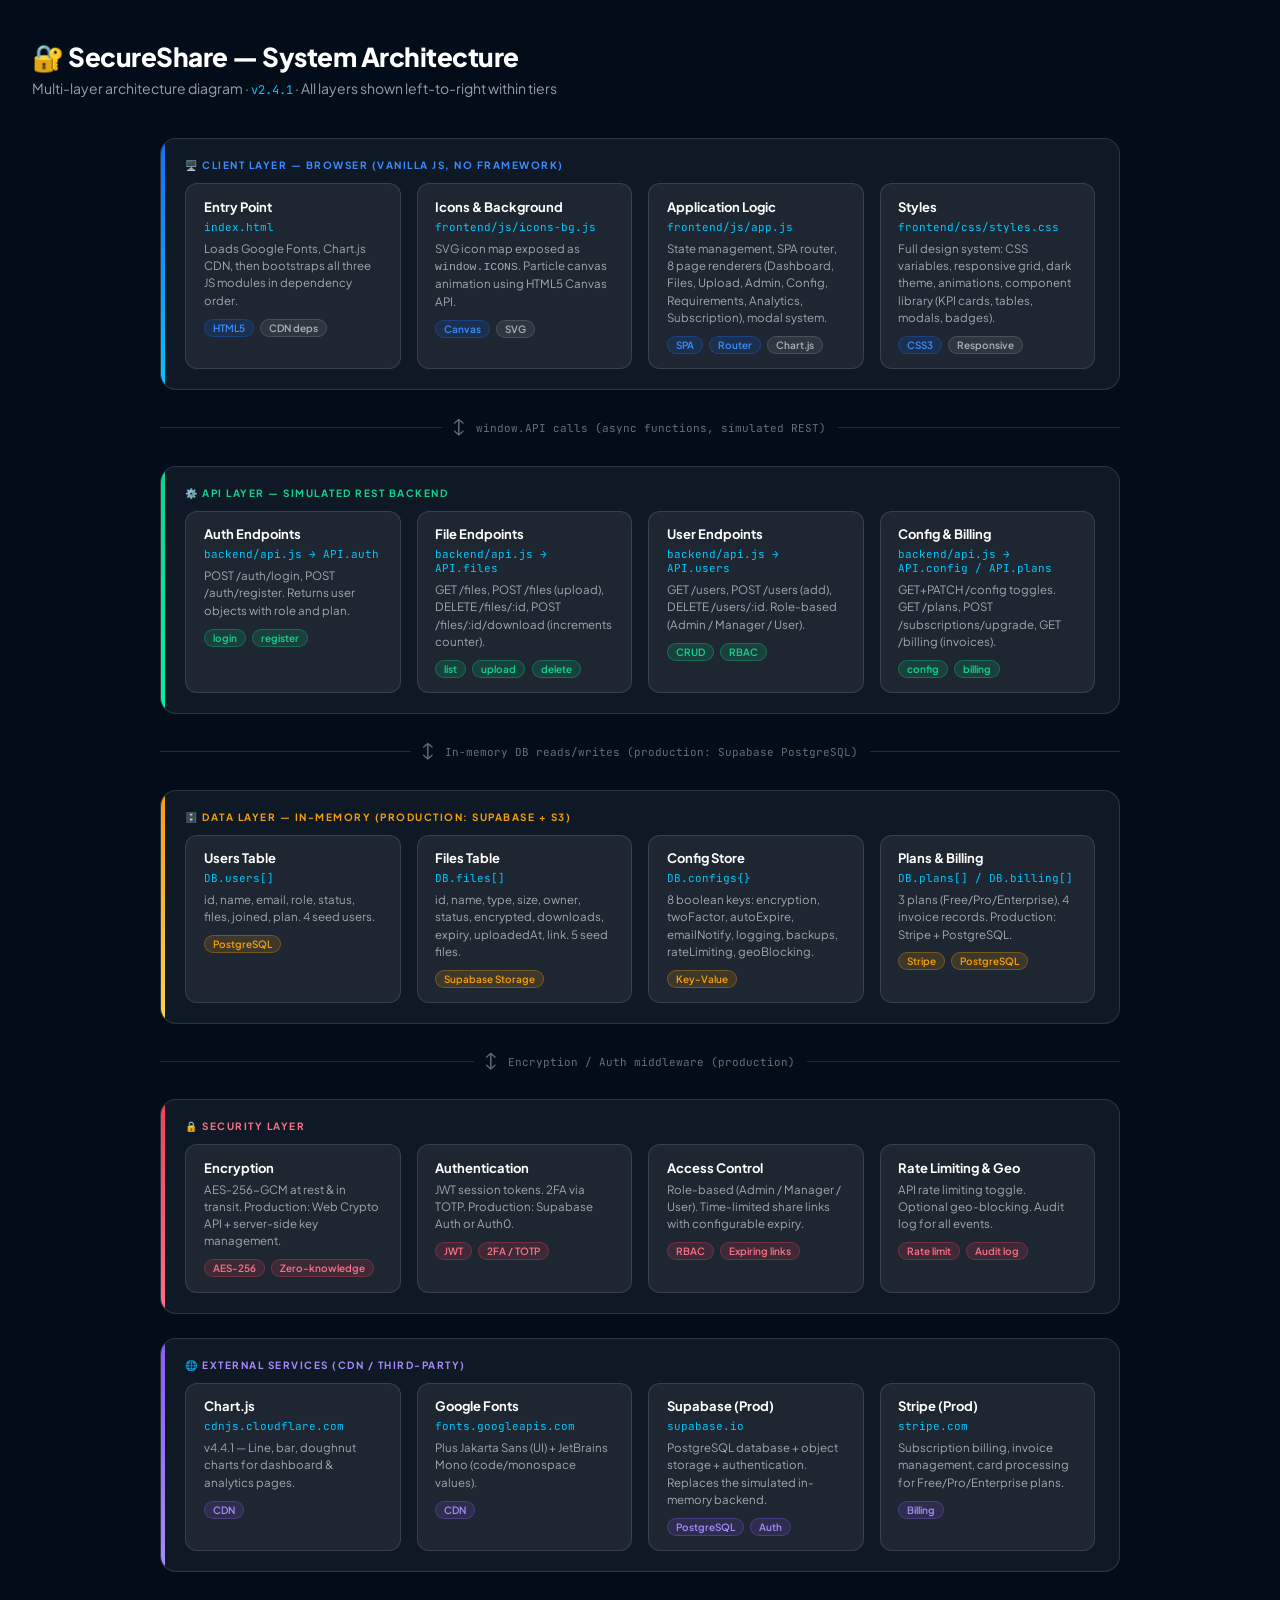
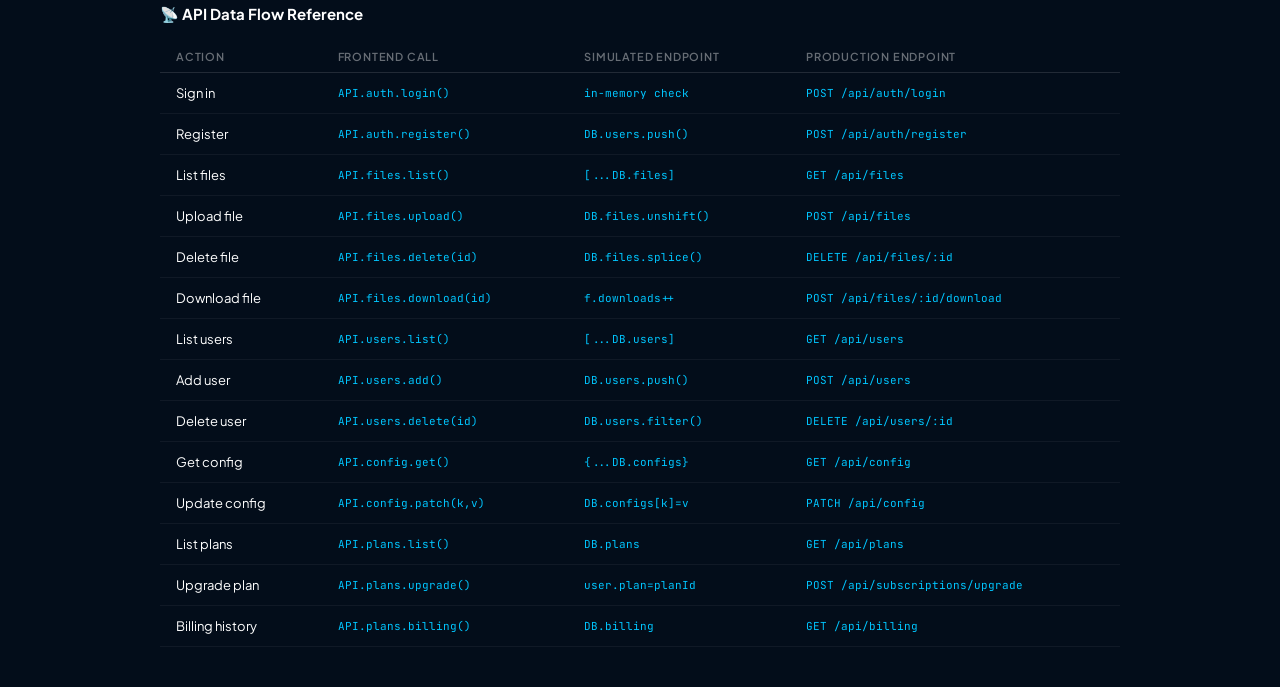
<file: architecture.html>
<!DOCTYPE html>
<html lang="en">
<head>
  <meta charset="UTF-8"/>
  <meta name="viewport" content="width=device-width,initial-scale=1"/>
  <title>SecureShare — System Architecture</title>
  <link href="https://fonts.googleapis.com/css2?family=Plus+Jakarta+Sans:wght@400;600;700;800&family=JetBrains+Mono:wght@400;500&display=swap" rel="stylesheet"/>
  <style>
    *, *::before, *::after { box-sizing: border-box; margin: 0; padding: 0; }
    :root {
      --bg:     #030d1a;
      --blue:   #1a6cf6;
      --cyan:   #00c6ff;
      --green:  #10d48e;
      --yellow: #f59e0b;
      --red:    #f43f5e;
      --white:  #fff;
      --w60:    rgba(255,255,255,.6);
      --w40:    rgba(255,255,255,.4);
      --w10:    rgba(255,255,255,.1);
      --w05:    rgba(255,255,255,.05);
      --border: rgba(255,255,255,.12);
      --font:   'Plus Jakarta Sans', sans-serif;
      --mono:   'JetBrains Mono', monospace;
    }
    body { font-family: var(--font); background: var(--bg); color: var(--white); min-height: 100vh; padding: 2.5rem 2rem; }

    h1 { font-size: 26px; font-weight: 800; letter-spacing: -.5px; margin-bottom: .4rem; }
    .sub { font-size: 14px; color: var(--w60); margin-bottom: 2.5rem; }
    .sub em { color: var(--cyan); font-style: normal; font-family: var(--mono); font-size: 12px; }

    /* ── Layer grid ── */
    .arch { display: flex; flex-direction: column; gap: 1.5rem; max-width: 960px; margin: 0 auto; }

    .layer {
      background: var(--w05); border: 1px solid var(--border);
      border-radius: 16px; padding: 1.25rem 1.5rem;
      position: relative; overflow: hidden;
    }
    .layer::before {
      content: ''; position: absolute; left: 0; top: 0; bottom: 0; width: 4px;
      border-radius: 16px 0 0 16px;
    }
    .layer.client::before   { background: linear-gradient(#1a6cf6,#00c6ff); }
    .layer.backend::before  { background: linear-gradient(#10d48e,#05f0a3); }
    .layer.storage::before  { background: linear-gradient(#f59e0b,#fcd34d); }
    .layer.security::before { background: linear-gradient(#f43f5e,#fb7185); }
    .layer.external::before { background: linear-gradient(#8b5cf6,#a78bfa); }

    .layer-label {
      font-size: 10px; font-weight: 700; letter-spacing: 1.5px; text-transform: uppercase;
      margin-bottom: .75rem;
    }
    .layer.client   .layer-label { color: #3d8bff; }
    .layer.backend  .layer-label { color: var(--green); }
    .layer.storage  .layer-label { color: var(--yellow); }
    .layer.security .layer-label { color: #fb7185; }
    .layer.external .layer-label { color: #a78bfa; }

    .boxes { display: flex; gap: 1rem; flex-wrap: wrap; }

    .box {
      background: rgba(255,255,255,.06); border: 1px solid var(--border);
      border-radius: 12px; padding: .9rem 1.1rem; flex: 1; min-width: 160px;
      transition: .2s;
    }
    .box:hover { border-color: rgba(255,255,255,.25); background: rgba(255,255,255,.09); transform: translateY(-2px); }
    .box-title { font-size: 13px; font-weight: 700; margin-bottom: .3rem; }
    .box-file  { font-size: 11px; font-family: var(--mono); color: var(--cyan); margin-bottom: .4rem; }
    .box-desc  { font-size: 11.5px; color: var(--w60); line-height: 1.5; }
    .box-tags  { display: flex; gap: .4rem; flex-wrap: wrap; margin-top: .6rem; }
    .tag {
      font-size: 10px; font-weight: 600; padding: 2px 8px; border-radius: 20px;
      background: rgba(255,255,255,.08); color: var(--w60); border: 1px solid var(--border);
    }
    .tag.blue   { background: rgba(26,108,246,.15);  color: #3d8bff;    border-color: rgba(26,108,246,.3); }
    .tag.green  { background: rgba(16,212,142,.15);  color: var(--green); border-color: rgba(16,212,142,.3); }
    .tag.yellow { background: rgba(245,158,11,.15);  color: var(--yellow); border-color: rgba(245,158,11,.3); }
    .tag.red    { background: rgba(244,63,94,.15);   color: #fb7185;    border-color: rgba(244,63,94,.3); }
    .tag.purple { background: rgba(139,92,246,.15);  color: #a78bfa;    border-color: rgba(139,92,246,.3); }

    /* ── Arrow connector ── */
    .arrow {
      display: flex; align-items: center; justify-content: center; gap: .75rem;
      font-size: 11px; color: var(--w40); font-family: var(--mono); padding: .2rem 0;
    }
    .arrow::before, .arrow::after { content: ''; flex: 1; height: 1px; background: var(--border); }
    .arrow-icon { font-size: 16px; color: var(--w40); }

    /* ── Data flow legend ── */
    .legend { display: flex; gap: 1.5rem; flex-wrap: wrap; margin-top: 2rem; max-width: 960px; margin-left: auto; margin-right: auto; }
    .leg { display: flex; align-items: center; gap: .5rem; font-size: 12px; color: var(--w60); }
    .leg-dot { width: 10px; height: 10px; border-radius: 50%; }

    /* ── Data flow table ── */
    .flow-table { max-width: 960px; margin: 2rem auto 0; }
    .flow-title { font-size: 15px; font-weight: 700; margin-bottom: 1rem; }
    table { width: 100%; border-collapse: collapse; }
    thead th { padding: .6rem 1rem; font-size: 11px; font-weight: 600; letter-spacing: .8px; text-transform: uppercase; color: var(--w40); text-align: left; border-bottom: 1px solid var(--border); }
    tbody tr { border-bottom: 1px solid rgba(255,255,255,.05); }
    tbody tr:hover { background: var(--w05); }
    tbody td { padding: .75rem 1rem; font-size: 13px; }
    .mono { font-family: var(--mono); font-size: 11px; color: var(--cyan); }
  </style>
</head>
<body>

  <h1>🔐 SecureShare — System Architecture</h1>
  <p class="sub">Multi-layer architecture diagram · <em>v2.4.1</em> · All layers shown left-to-right within tiers</p>

  <div class="arch">

    <!-- CLIENT LAYER -->
    <div class="layer client">
      <div class="layer-label">🖥️ Client Layer — Browser (Vanilla JS, No Framework)</div>
      <div class="boxes">
        <div class="box">
          <div class="box-title">Entry Point</div>
          <div class="box-file">index.html</div>
          <div class="box-desc">Loads Google Fonts, Chart.js CDN, then bootstraps all three JS modules in dependency order.</div>
          <div class="box-tags"><span class="tag blue">HTML5</span><span class="tag">CDN deps</span></div>
        </div>
        <div class="box">
          <div class="box-title">Icons & Background</div>
          <div class="box-file">frontend/js/icons-bg.js</div>
          <div class="box-desc">SVG icon map exposed as <code>window.ICONS</code>. Particle canvas animation using HTML5 Canvas API.</div>
          <div class="box-tags"><span class="tag blue">Canvas</span><span class="tag">SVG</span></div>
        </div>
        <div class="box">
          <div class="box-title">Application Logic</div>
          <div class="box-file">frontend/js/app.js</div>
          <div class="box-desc">State management, SPA router, 8 page renderers (Dashboard, Files, Upload, Admin, Config, Requirements, Analytics, Subscription), modal system.</div>
          <div class="box-tags"><span class="tag blue">SPA</span><span class="tag blue">Router</span><span class="tag">Chart.js</span></div>
        </div>
        <div class="box">
          <div class="box-title">Styles</div>
          <div class="box-file">frontend/css/styles.css</div>
          <div class="box-desc">Full design system: CSS variables, responsive grid, dark theme, animations, component library (KPI cards, tables, modals, badges).</div>
          <div class="box-tags"><span class="tag blue">CSS3</span><span class="tag">Responsive</span></div>
        </div>
      </div>
    </div>

    <div class="arrow"><span class="arrow-icon">↕</span> window.API calls (async functions, simulated REST)</div>

    <!-- BACKEND / API LAYER -->
    <div class="layer backend">
      <div class="layer-label">⚙️ API Layer — Simulated REST Backend</div>
      <div class="boxes">
        <div class="box">
          <div class="box-title">Auth Endpoints</div>
          <div class="box-file">backend/api.js → API.auth</div>
          <div class="box-desc">POST /auth/login, POST /auth/register. Returns user objects with role and plan.</div>
          <div class="box-tags"><span class="tag green">login</span><span class="tag green">register</span></div>
        </div>
        <div class="box">
          <div class="box-title">File Endpoints</div>
          <div class="box-file">backend/api.js → API.files</div>
          <div class="box-desc">GET /files, POST /files (upload), DELETE /files/:id, POST /files/:id/download (increments counter).</div>
          <div class="box-tags"><span class="tag green">list</span><span class="tag green">upload</span><span class="tag green">delete</span></div>
        </div>
        <div class="box">
          <div class="box-title">User Endpoints</div>
          <div class="box-file">backend/api.js → API.users</div>
          <div class="box-desc">GET /users, POST /users (add), DELETE /users/:id. Role-based (Admin / Manager / User).</div>
          <div class="box-tags"><span class="tag green">CRUD</span><span class="tag green">RBAC</span></div>
        </div>
        <div class="box">
          <div class="box-title">Config & Billing</div>
          <div class="box-file">backend/api.js → API.config / API.plans</div>
          <div class="box-desc">GET+PATCH /config toggles. GET /plans, POST /subscriptions/upgrade, GET /billing (invoices).</div>
          <div class="box-tags"><span class="tag green">config</span><span class="tag green">billing</span></div>
        </div>
      </div>
    </div>

    <div class="arrow"><span class="arrow-icon">↕</span> In-memory DB reads/writes (production: Supabase PostgreSQL)</div>

    <!-- STORAGE LAYER -->
    <div class="layer storage">
      <div class="layer-label">🗄️ Data Layer — In-Memory (Production: Supabase + S3)</div>
      <div class="boxes">
        <div class="box">
          <div class="box-title">Users Table</div>
          <div class="box-file">DB.users[]</div>
          <div class="box-desc">id, name, email, role, status, files, joined, plan. 4 seed users.</div>
          <div class="box-tags"><span class="tag yellow">PostgreSQL</span></div>
        </div>
        <div class="box">
          <div class="box-title">Files Table</div>
          <div class="box-file">DB.files[]</div>
          <div class="box-desc">id, name, type, size, owner, status, encrypted, downloads, expiry, uploadedAt, link. 5 seed files.</div>
          <div class="box-tags"><span class="tag yellow">Supabase Storage</span></div>
        </div>
        <div class="box">
          <div class="box-title">Config Store</div>
          <div class="box-file">DB.configs{}</div>
          <div class="box-desc">8 boolean keys: encryption, twoFactor, autoExpire, emailNotify, logging, backups, rateLimiting, geoBlocking.</div>
          <div class="box-tags"><span class="tag yellow">Key-Value</span></div>
        </div>
        <div class="box">
          <div class="box-title">Plans & Billing</div>
          <div class="box-file">DB.plans[] / DB.billing[]</div>
          <div class="box-desc">3 plans (Free/Pro/Enterprise), 4 invoice records. Production: Stripe + PostgreSQL.</div>
          <div class="box-tags"><span class="tag yellow">Stripe</span><span class="tag yellow">PostgreSQL</span></div>
        </div>
      </div>
    </div>

    <div class="arrow"><span class="arrow-icon">↕</span> Encryption / Auth middleware (production)</div>

    <!-- SECURITY LAYER -->
    <div class="layer security">
      <div class="layer-label">🔒 Security Layer</div>
      <div class="boxes">
        <div class="box">
          <div class="box-title">Encryption</div>
          <div class="box-desc">AES-256-GCM at rest & in transit. Production: Web Crypto API + server-side key management.</div>
          <div class="box-tags"><span class="tag red">AES-256</span><span class="tag red">Zero-knowledge</span></div>
        </div>
        <div class="box">
          <div class="box-title">Authentication</div>
          <div class="box-desc">JWT session tokens. 2FA via TOTP. Production: Supabase Auth or Auth0.</div>
          <div class="box-tags"><span class="tag red">JWT</span><span class="tag red">2FA / TOTP</span></div>
        </div>
        <div class="box">
          <div class="box-title">Access Control</div>
          <div class="box-desc">Role-based (Admin / Manager / User). Time-limited share links with configurable expiry.</div>
          <div class="box-tags"><span class="tag red">RBAC</span><span class="tag red">Expiring links</span></div>
        </div>
        <div class="box">
          <div class="box-title">Rate Limiting & Geo</div>
          <div class="box-desc">API rate limiting toggle. Optional geo-blocking. Audit log for all events.</div>
          <div class="box-tags"><span class="tag red">Rate limit</span><span class="tag red">Audit log</span></div>
        </div>
      </div>
    </div>

    <!-- EXTERNAL -->
    <div class="layer external">
      <div class="layer-label">🌐 External Services (CDN / Third-party)</div>
      <div class="boxes">
        <div class="box">
          <div class="box-title">Chart.js</div>
          <div class="box-file">cdnjs.cloudflare.com</div>
          <div class="box-desc">v4.4.1 — Line, bar, doughnut charts for dashboard & analytics pages.</div>
          <div class="box-tags"><span class="tag purple">CDN</span></div>
        </div>
        <div class="box">
          <div class="box-title">Google Fonts</div>
          <div class="box-file">fonts.googleapis.com</div>
          <div class="box-desc">Plus Jakarta Sans (UI) + JetBrains Mono (code/monospace values).</div>
          <div class="box-tags"><span class="tag purple">CDN</span></div>
        </div>
        <div class="box">
          <div class="box-title">Supabase (Prod)</div>
          <div class="box-file">supabase.io</div>
          <div class="box-desc">PostgreSQL database + object storage + authentication. Replaces the simulated in-memory backend.</div>
          <div class="box-tags"><span class="tag purple">PostgreSQL</span><span class="tag purple">Auth</span></div>
        </div>
        <div class="box">
          <div class="box-title">Stripe (Prod)</div>
          <div class="box-file">stripe.com</div>
          <div class="box-desc">Subscription billing, invoice management, card processing for Free/Pro/Enterprise plans.</div>
          <div class="box-tags"><span class="tag purple">Billing</span></div>
        </div>
      </div>
    </div>

  </div><!-- /.arch -->

  <!-- DATA FLOW TABLE -->
  <div class="flow-table">
    <div class="flow-title">📡 API Data Flow Reference</div>
    <table>
      <thead>
        <tr><th>Action</th><th>Frontend Call</th><th>Simulated Endpoint</th><th>Production Endpoint</th></tr>
      </thead>
      <tbody>
        <tr><td>Sign in</td><td class="mono">API.auth.login()</td><td class="mono">in-memory check</td><td class="mono">POST /api/auth/login</td></tr>
        <tr><td>Register</td><td class="mono">API.auth.register()</td><td class="mono">DB.users.push()</td><td class="mono">POST /api/auth/register</td></tr>
        <tr><td>List files</td><td class="mono">API.files.list()</td><td class="mono">[...DB.files]</td><td class="mono">GET /api/files</td></tr>
        <tr><td>Upload file</td><td class="mono">API.files.upload()</td><td class="mono">DB.files.unshift()</td><td class="mono">POST /api/files</td></tr>
        <tr><td>Delete file</td><td class="mono">API.files.delete(id)</td><td class="mono">DB.files.splice()</td><td class="mono">DELETE /api/files/:id</td></tr>
        <tr><td>Download file</td><td class="mono">API.files.download(id)</td><td class="mono">f.downloads++</td><td class="mono">POST /api/files/:id/download</td></tr>
        <tr><td>List users</td><td class="mono">API.users.list()</td><td class="mono">[...DB.users]</td><td class="mono">GET /api/users</td></tr>
        <tr><td>Add user</td><td class="mono">API.users.add()</td><td class="mono">DB.users.push()</td><td class="mono">POST /api/users</td></tr>
        <tr><td>Delete user</td><td class="mono">API.users.delete(id)</td><td class="mono">DB.users.filter()</td><td class="mono">DELETE /api/users/:id</td></tr>
        <tr><td>Get config</td><td class="mono">API.config.get()</td><td class="mono">{...DB.configs}</td><td class="mono">GET /api/config</td></tr>
        <tr><td>Update config</td><td class="mono">API.config.patch(k,v)</td><td class="mono">DB.configs[k]=v</td><td class="mono">PATCH /api/config</td></tr>
        <tr><td>List plans</td><td class="mono">API.plans.list()</td><td class="mono">DB.plans</td><td class="mono">GET /api/plans</td></tr>
        <tr><td>Upgrade plan</td><td class="mono">API.plans.upgrade()</td><td class="mono">user.plan=planId</td><td class="mono">POST /api/subscriptions/upgrade</td></tr>
        <tr><td>Billing history</td><td class="mono">API.plans.billing()</td><td class="mono">DB.billing</td><td class="mono">GET /api/billing</td></tr>
      </tbody>
    </table>
  </div>

</body>
</html>
</file>
